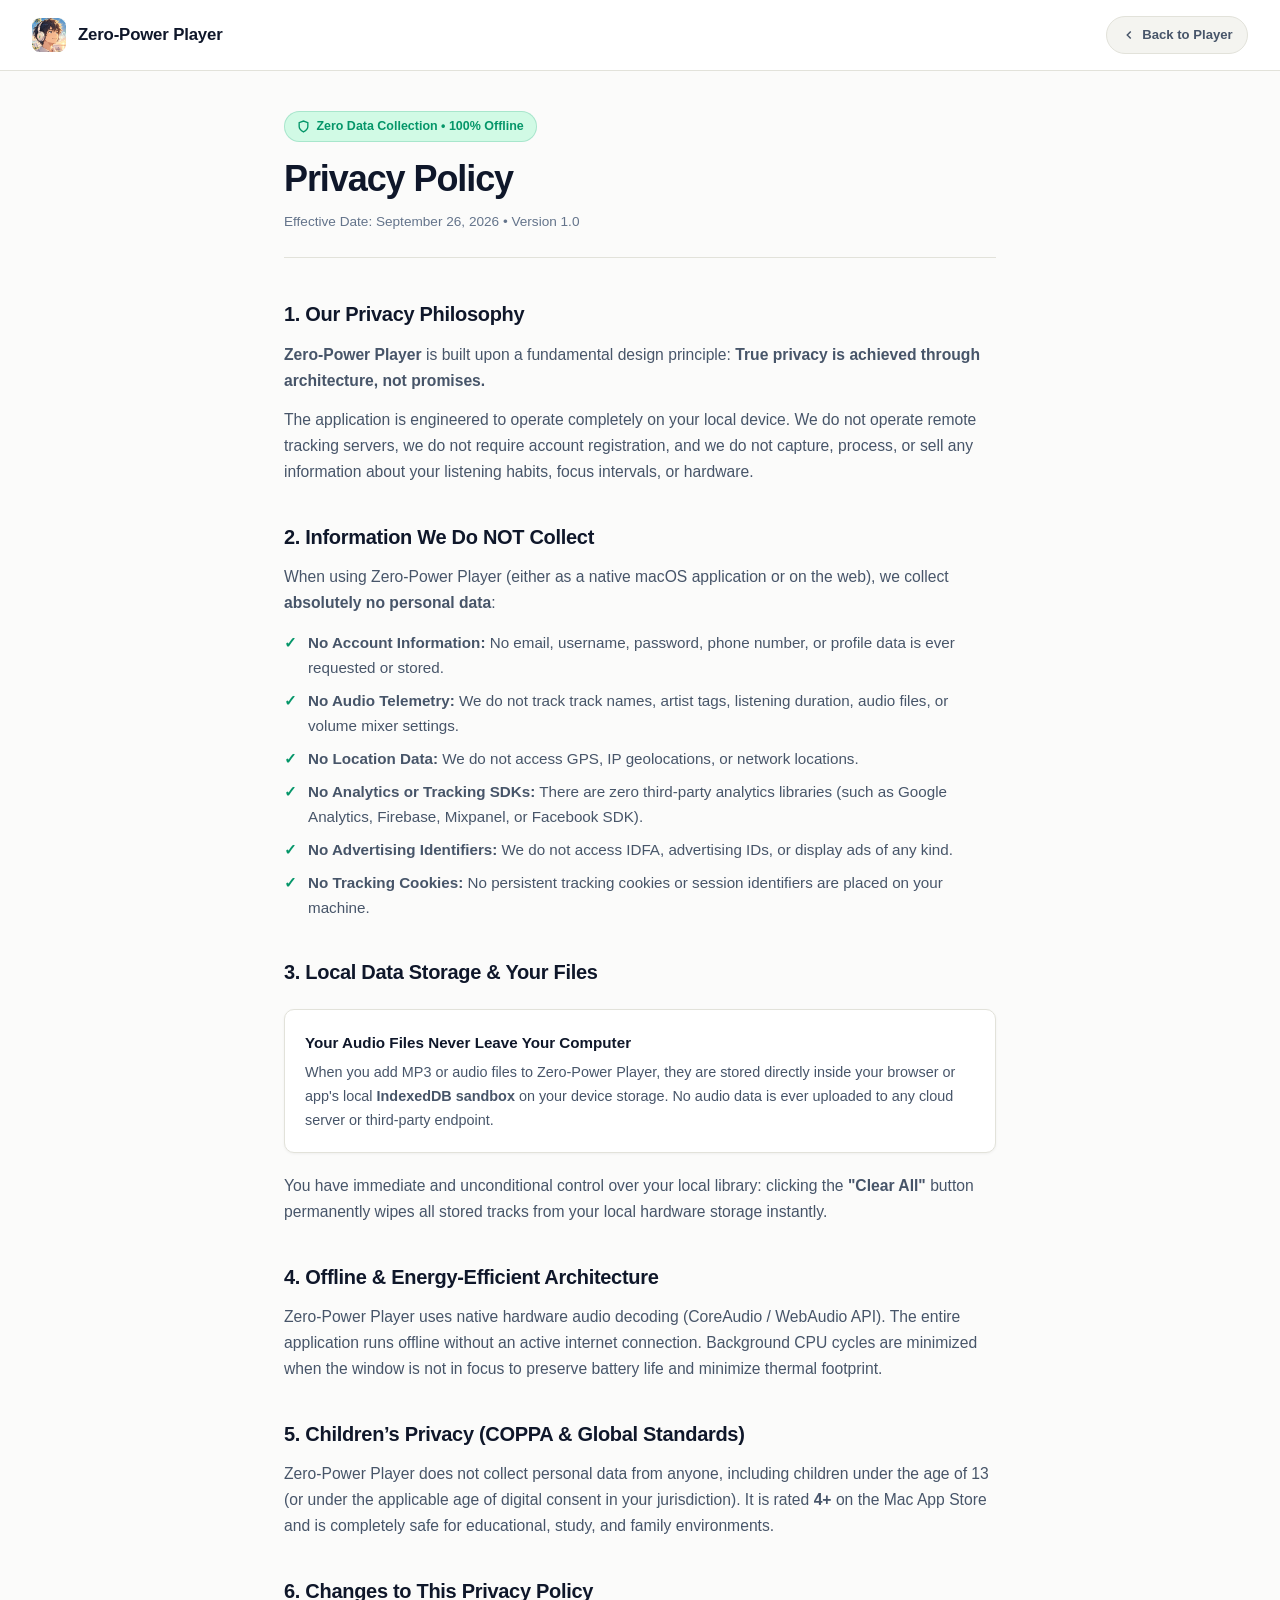
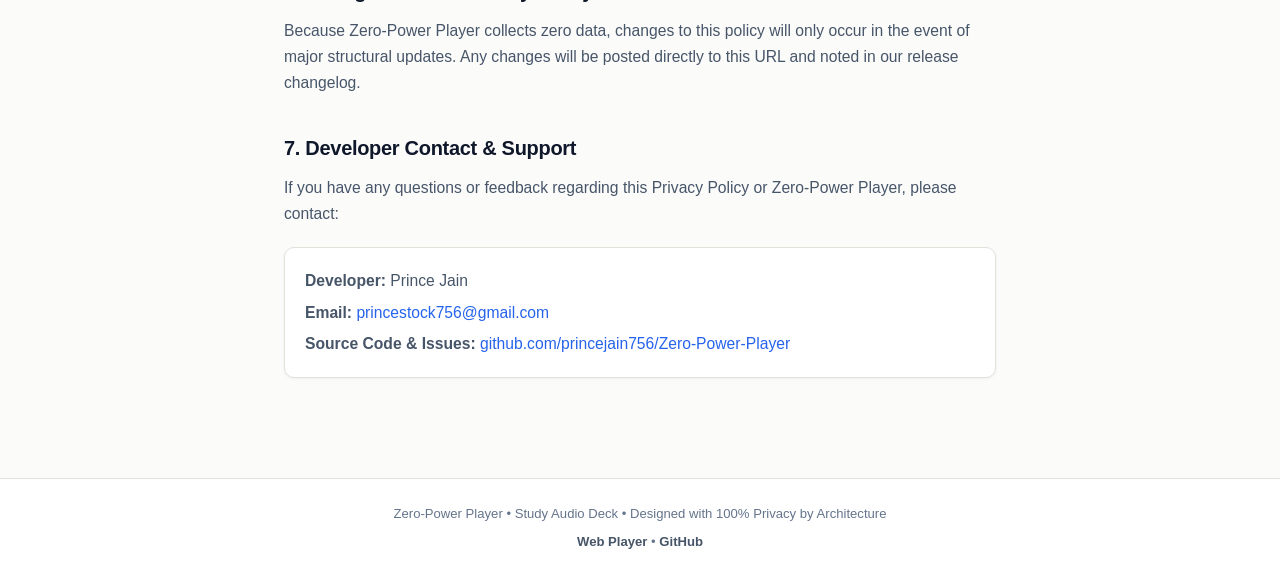
<file: privacy.html>
<!DOCTYPE html>
<html lang="en">
<head>
  <meta charset="UTF-8">
  <meta name="viewport" content="width=device-width, initial-scale=1.0">
  <meta name="description" content="Privacy Policy for Zero-Power Player. 100% offline, zero data collection, zero telemetry.">
  <meta name="theme-color" content="#fbfbfa">
  <title>Privacy Policy • Zero-Power Player</title>
  <link rel="icon" type="image/png" href="icon.png">
  <link rel="apple-touch-icon" href="icon.png">
  <link rel="stylesheet" href="css/tokens.css">
  <style>
    *, *::before, *::after {
      box-sizing: border-box;
      margin: 0;
      padding: 0;
    }

    body {
      font-family: var(--font-sans);
      background-color: var(--bg-canvas);
      color: var(--text-primary);
      line-height: 1.65;
      padding: 0;
      margin: 0;
      min-height: 100vh;
      display: flex;
      flex-direction: column;
      -webkit-font-smoothing: antialiased;
    }

    /* Header */
    .privacy-header {
      background: var(--bg-surface);
      border-bottom: 1px solid var(--border-color);
      padding: 1rem 2rem;
      display: flex;
      justify-content: space-between;
      align-items: center;
      position: sticky;
      top: 0;
      z-index: 10;
    }

    .brand {
      display: flex;
      align-items: center;
      gap: 0.75rem;
      text-decoration: none;
      color: var(--text-primary);
    }

    .brand img {
      width: 34px;
      height: 34px;
      border-radius: 8px;
      object-fit: cover;
    }

    .brand-title {
      font-size: 1.05rem;
      font-weight: 700;
      letter-spacing: -0.01em;
    }

    .nav-btn {
      display: inline-flex;
      align-items: center;
      gap: 0.4rem;
      padding: 0.45rem 0.9rem;
      font-size: 0.82rem;
      font-weight: 600;
      color: var(--text-secondary);
      background: var(--bg-surface-elevated);
      border: 1px solid var(--border-color);
      border-radius: var(--radius-full);
      text-decoration: none;
      transition: all 0.15s ease;
    }

    .nav-btn:hover {
      background: var(--bg-hover);
      color: var(--text-primary);
    }

    /* Container */
    .content-wrap {
      max-width: 760px;
      margin: 2.5rem auto 4rem;
      padding: 0 1.5rem;
      flex: 1;
    }

    .policy-hero {
      margin-bottom: 2.5rem;
      padding-bottom: 1.5rem;
      border-bottom: 1px solid var(--border-color);
    }

    .badge-privacy {
      display: inline-flex;
      align-items: center;
      gap: 0.4rem;
      padding: 0.25rem 0.75rem;
      font-size: 0.78rem;
      font-weight: 700;
      border-radius: var(--radius-full);
      color: var(--accent-break);
      background: var(--accent-break-light);
      border: 1px solid rgba(5, 150, 105, 0.2);
      margin-bottom: 1rem;
    }

    h1 {
      font-size: 2.25rem;
      font-weight: 800;
      letter-spacing: -0.03em;
      line-height: 1.15;
      margin-bottom: 0.75rem;
      color: var(--text-primary);
    }

    .meta-date {
      font-size: 0.85rem;
      color: var(--text-muted);
    }

    /* Sections */
    .policy-section {
      margin-bottom: 2.25rem;
    }

    h2 {
      font-size: 1.25rem;
      font-weight: 700;
      letter-spacing: -0.015em;
      margin-bottom: 0.65rem;
      color: var(--text-primary);
      display: flex;
      align-items: center;
      gap: 0.5rem;
    }

    p {
      color: var(--text-secondary);
      margin-bottom: 0.85rem;
      font-size: 0.98rem;
    }

    ul {
      list-style: none;
      padding-left: 0;
      margin-bottom: 1rem;
    }

    li {
      position: relative;
      padding-left: 1.5rem;
      margin-bottom: 0.5rem;
      color: var(--text-secondary);
      font-size: 0.95rem;
    }

    li::before {
      content: "✓";
      position: absolute;
      left: 0;
      color: var(--accent-break);
      font-weight: 700;
    }

    .highlight-card {
      background: var(--bg-surface);
      border: 1px solid var(--border-color);
      border-radius: var(--radius-md);
      padding: 1.25rem;
      margin: 1.25rem 0;
      box-shadow: var(--shadow-subtle);
    }

    .highlight-title {
      font-weight: 700;
      font-size: 0.95rem;
      color: var(--text-primary);
      margin-bottom: 0.35rem;
    }

    /* Footer */
    .privacy-footer {
      border-top: 1px solid var(--border-color);
      background: var(--bg-surface);
      padding: 1.5rem 2rem;
      text-align: center;
      font-size: 0.82rem;
      color: var(--text-muted);
    }

    .privacy-footer a {
      color: var(--text-secondary);
      text-decoration: none;
      font-weight: 600;
    }

    .privacy-footer a:hover {
      color: var(--accent-focus);
    }
  </style>
</head>
<body>

  <!-- Top Navigation -->
  <header class="privacy-header">
    <a href="index.html" class="brand">
      <img src="icon.png" alt="Zero-Power Player Logo">
      <div>
        <div class="brand-title">Zero-Power Player</div>
      </div>
    </a>
    <a href="index.html" class="nav-btn">
      <svg width="14" height="14" viewBox="0 0 24 24" fill="none" stroke="currentColor" stroke-width="2.5"><polyline points="15 18 9 12 15 6"></polyline></svg>
      <span>Back to Player</span>
    </a>
  </header>

  <!-- Main Policy Content -->
  <main class="content-wrap">
    
    <div class="policy-hero">
      <span class="badge-privacy">
        <svg width="13" height="13" viewBox="0 0 24 24" fill="none" stroke="currentColor" stroke-width="2.5"><path d="M12 22s8-4 8-10V5l-8-3-8 3v7c0 6 8 10 8 10z"></path></svg>
        <span>Zero Data Collection • 100% Offline</span>
      </span>
      <h1>Privacy Policy</h1>
      <div class="meta-date">Effective Date: September 26, 2026 • Version 1.0</div>
    </div>

    <!-- Section 1 -->
    <section class="policy-section">
      <h2>1. Our Privacy Philosophy</h2>
      <p>
        <strong>Zero-Power Player</strong> is built upon a fundamental design principle: <strong>True privacy is achieved through architecture, not promises.</strong>
      </p>
      <p>
        The application is engineered to operate completely on your local device. We do not operate remote tracking servers, we do not require account registration, and we do not capture, process, or sell any information about your listening habits, focus intervals, or hardware.
      </p>
    </section>

    <!-- Section 2 -->
    <section class="policy-section">
      <h2>2. Information We Do NOT Collect</h2>
      <p>When using Zero-Power Player (either as a native macOS application or on the web), we collect <strong>absolutely no personal data</strong>:</p>
      <ul>
        <li><strong>No Account Information:</strong> No email, username, password, phone number, or profile data is ever requested or stored.</li>
        <li><strong>No Audio Telemetry:</strong> We do not track track names, artist tags, listening duration, audio files, or volume mixer settings.</li>
        <li><strong>No Location Data:</strong> We do not access GPS, IP geolocations, or network locations.</li>
        <li><strong>No Analytics or Tracking SDKs:</strong> There are zero third-party analytics libraries (such as Google Analytics, Firebase, Mixpanel, or Facebook SDK).</li>
        <li><strong>No Advertising Identifiers:</strong> We do not access IDFA, advertising IDs, or display ads of any kind.</li>
        <li><strong>No Tracking Cookies:</strong> No persistent tracking cookies or session identifiers are placed on your machine.</li>
      </ul>
    </section>

    <!-- Section 3 -->
    <section class="policy-section">
      <h2>3. Local Data Storage & Your Files</h2>
      <div class="highlight-card">
        <div class="highlight-title">Your Audio Files Never Leave Your Computer</div>
        <p style="margin-bottom: 0; font-size: 0.9rem;">
          When you add MP3 or audio files to Zero-Power Player, they are stored directly inside your browser or app's local <strong>IndexedDB sandbox</strong> on your device storage. No audio data is ever uploaded to any cloud server or third-party endpoint.
        </p>
      </div>
      <p>
        You have immediate and unconditional control over your local library: clicking the <strong>"Clear All"</strong> button permanently wipes all stored tracks from your local hardware storage instantly.
      </p>
    </section>

    <!-- Section 4 -->
    <section class="policy-section">
      <h2>4. Offline & Energy-Efficient Architecture</h2>
      <p>
        Zero-Power Player uses native hardware audio decoding (CoreAudio / WebAudio API). The entire application runs offline without an active internet connection. Background CPU cycles are minimized when the window is not in focus to preserve battery life and minimize thermal footprint.
      </p>
    </section>

    <!-- Section 5 -->
    <section class="policy-section">
      <h2>5. Children’s Privacy (COPPA & Global Standards)</h2>
      <p>
        Zero-Power Player does not collect personal data from anyone, including children under the age of 13 (or under the applicable age of digital consent in your jurisdiction). It is rated <strong>4+</strong> on the Mac App Store and is completely safe for educational, study, and family environments.
      </p>
    </section>

    <!-- Section 6 -->
    <section class="policy-section">
      <h2>6. Changes to This Privacy Policy</h2>
      <p>
        Because Zero-Power Player collects zero data, changes to this policy will only occur in the event of major structural updates. Any changes will be posted directly to this URL and noted in our release changelog.
      </p>
    </section>

    <!-- Section 7 -->
    <section class="policy-section">
      <h2>7. Developer Contact & Support</h2>
      <p>If you have any questions or feedback regarding this Privacy Policy or Zero-Power Player, please contact:</p>
      <div class="highlight-card">
        <p style="margin-bottom: 0.35rem;"><strong>Developer:</strong> Prince Jain</p>
        <p style="margin-bottom: 0.35rem;"><strong>Email:</strong> <a href="mailto:princestock756@gmail.com" style="color: var(--accent-focus); text-decoration: none;">princestock756@gmail.com</a></p>
        <p style="margin-bottom: 0;"><strong>Source Code & Issues:</strong> <a href="https://github.com/princejain756/Zero-Power-Player" target="_blank" rel="noopener" style="color: var(--accent-focus); text-decoration: none;">github.com/princejain756/Zero-Power-Player</a></p>
      </div>
    </section>

  </main>

  <!-- Footer -->
  <footer class="privacy-footer">
    <div>Zero-Power Player • Study Audio Deck • Designed with 100% Privacy by Architecture</div>
    <div style="margin-top: 0.4rem;">
      <a href="index.html">Web Player</a> • <a href="https://github.com/princejain756/Zero-Power-Player" target="_blank" rel="noopener">GitHub</a>
    </div>
  </footer>

</body>
</html>
</file>
<file: css/tokens.css>
/* CSS Design Tokens - Projector Light & Study Themes */
:root {
  /* Default: Projector Studio Light (Razor-sharp projection on white/light wall) */
  --bg-canvas: #fbfbfa;
  --bg-surface: #ffffff;
  --bg-surface-elevated: #f4f4f0;
  --bg-hover: #eaeae4;
  --border-color: #e2e2da;
  --border-strong: #cbd5e1;

  /* High-Contrast Typography for Wall Projection */
  --text-primary: #0f172a;
  --text-secondary: #475569;
  --text-muted: #64748b;
  --text-inverse: #ffffff;

  /* Accent & Status Colors */
  --accent-primary: #1e3a8a;
  --accent-light: #dbeafe;
  --accent-focus: #2563eb;
  --accent-break: #059669;
  --accent-break-light: #d1fae5;
  --status-active: #16a34a;
  --danger: #dc2626;

  /* Typography */
  --font-sans: -apple-system, BlinkMacSystemFont, "Segoe UI", Roboto, "Helvetica Neue", Arial, sans-serif;
  --font-mono: ui-monospace, SFMono-Regular, Menlo, Monaco, Consolas, monospace;
  --font-display: -apple-system, BlinkMacSystemFont, "SF Pro Display", "Segoe UI", sans-serif;

  /* Spacing Scale */
  --space-1: 0.25rem;
  --space-2: 0.5rem;
  --space-3: 0.75rem;
  --space-4: 1rem;
  --space-6: 1.5rem;
  --space-8: 2rem;
  --space-12: 3rem;

  /* Border Radius */
  --radius-sm: 6px;
  --radius-md: 10px;
  --radius-lg: 16px;
  --radius-full: 9999px;

  /* Shadows (Minimal for sharp projector contrast) */
  --shadow-subtle: 0 1px 3px rgba(0, 0, 0, 0.05);
  --shadow-card: 0 4px 12px rgba(0, 0, 0, 0.06);
}

/* Warm Paper Theme (Gentle daytime ambient reading) */
[data-theme="warm-paper"] {
  --bg-canvas: #f6f1e8;
  --bg-surface: #fdfbf7;
  --bg-surface-elevated: #ede6d9;
  --bg-hover: #e3dcce;
  --border-color: #dfd7c5;
  --border-strong: #c8bdab;
  --text-primary: #292524;
  --text-secondary: #57534e;
  --text-muted: #78716c;
  --accent-primary: #78350f;
  --accent-light: #fef3c7;
}
</file>
